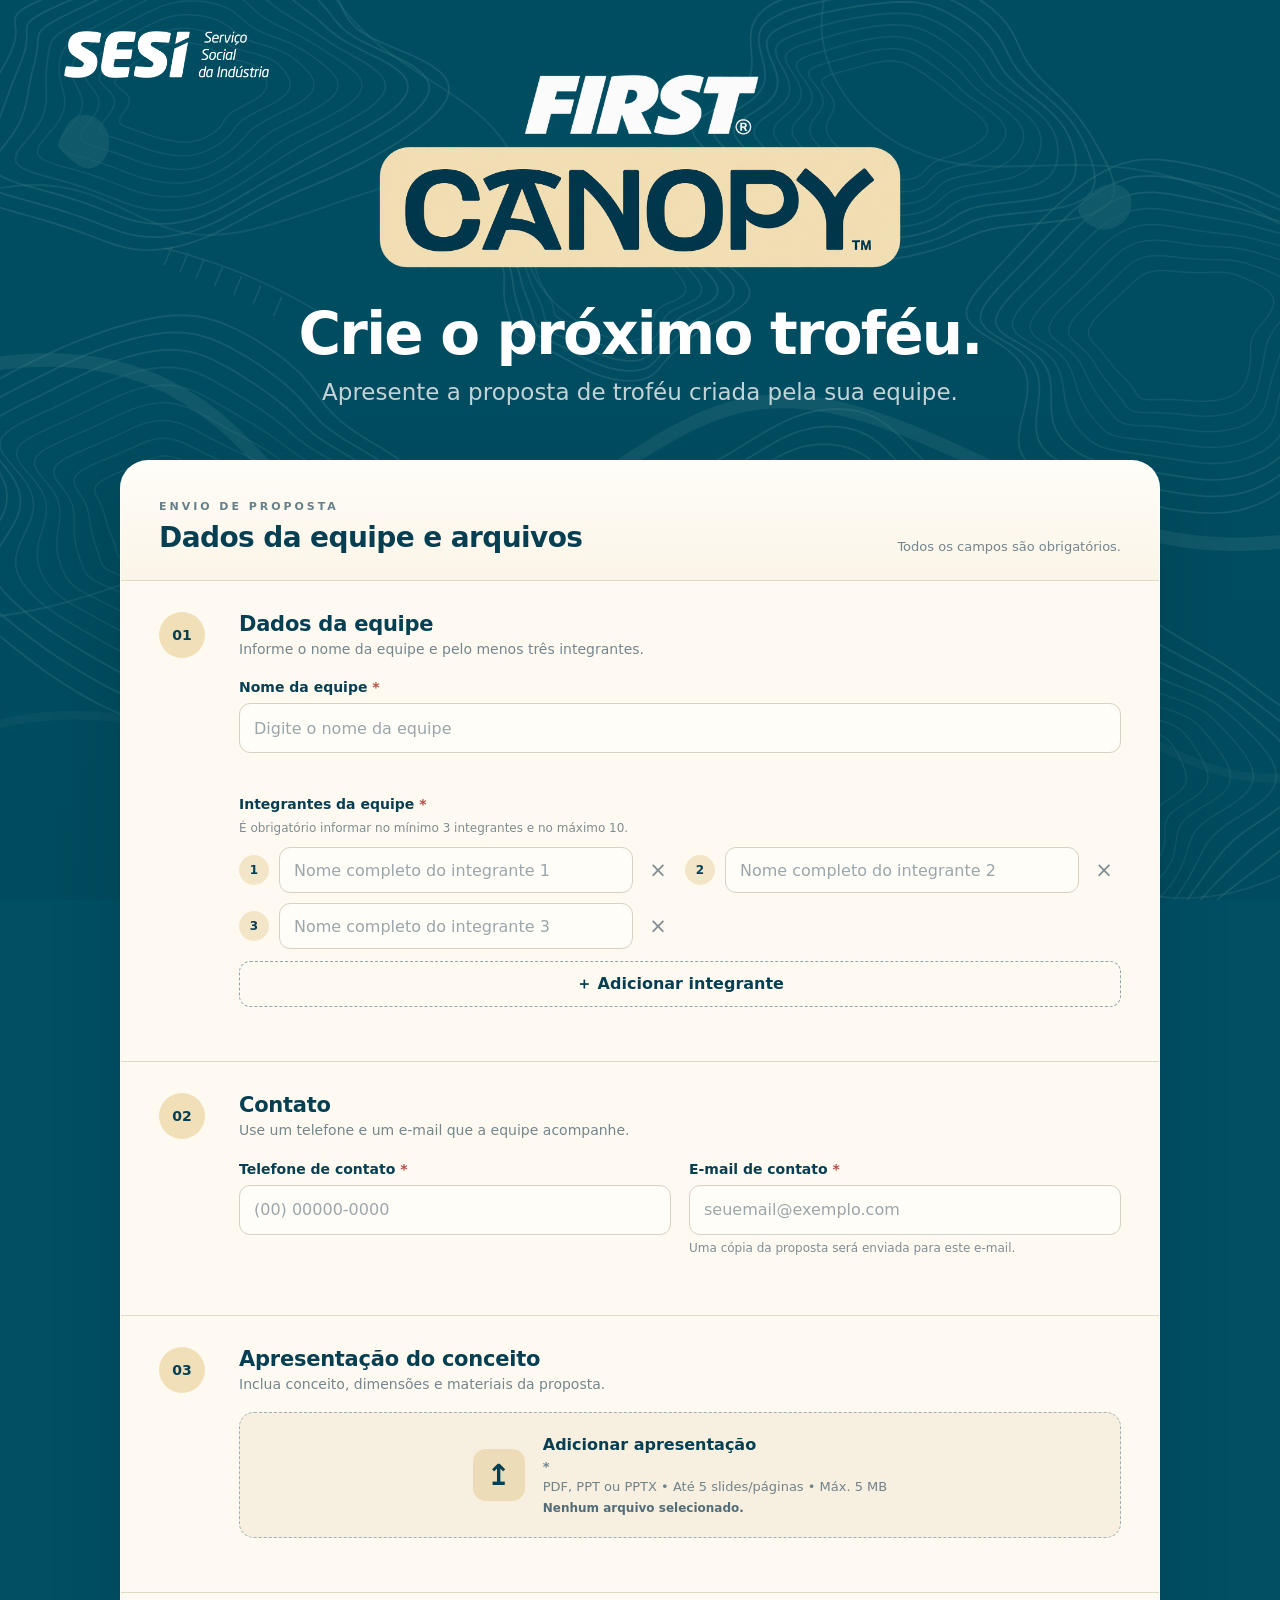
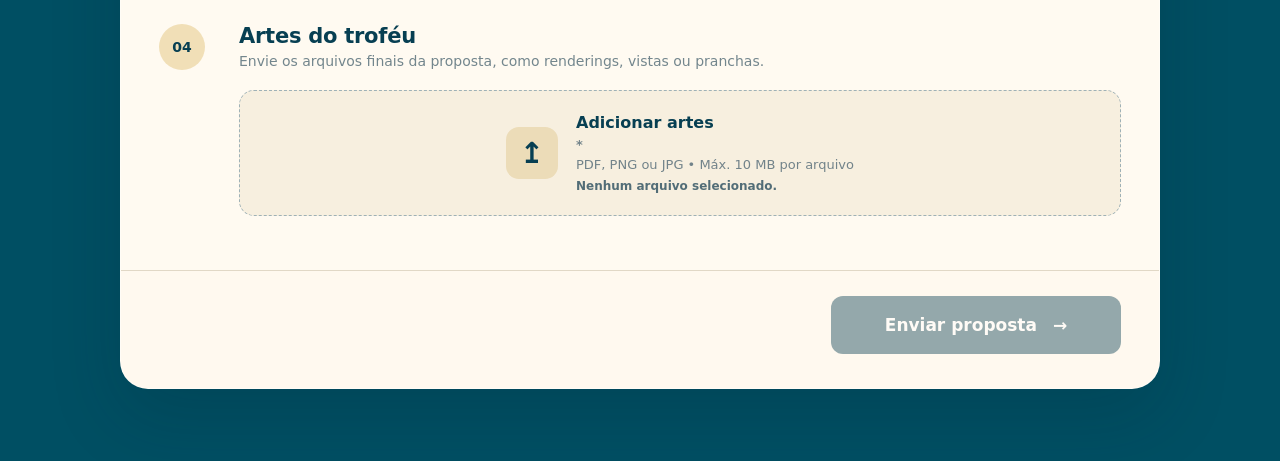
<file: index.html>
<!DOCTYPE html>

<html lang="pt-BR">
<head>
<meta charset="utf-8"/>
<meta content="width=device-width,initial-scale=1" name="viewport"/>
<meta content="#003b4e" name="theme-color"/>
<title>FIRST CANOPY — Envio de proposta</title>
<link rel="icon" type="image/svg+xml" href="assets/favicon/favicon.svg?v=1"/>
<link rel="shortcut icon" href="assets/favicon/favicon.svg?v=1"/>
<link rel="manifest" href="assets/favicon/site.webmanifest?v=1"/>
<link href="styles-v5.css?v=5.1" rel="stylesheet"/>
</head>
<body>
<div aria-hidden="true" class="topography"></div>
<header class="site-header">
<div class="sesi-wrap">
<img alt="SESI — Serviço Social da Indústria" class="sesi-logo" src="assets/sesi-logo.png"/>
</div>
<div class="first-canopy-logo" id="firstCanopyLogo">
<img alt="FIRST CANOPY" class="brand-image" src="assets/first-canopy-logo-v11.png?v=11"/>
</div>
<div class="hero-copy">
<h1>Crie o próximo troféu.</h1>
<p>Apresente a proposta de troféu criada pela sua equipe.</p>
</div>
</header>
<main class="page-shell">
<form class="proposal-card" id="proposalForm" novalidate="">
<div class="form-intro">
<div>
<span class="eyebrow">ENVIO DE PROPOSTA</span>
<h2>Dados da equipe e arquivos</h2>
</div>
<p>Todos os campos são obrigatórios.</p>
</div>
<section aria-labelledby="team-section-title" class="form-section">
<div class="section-badge">01</div>
<div class="section-content">
<div class="section-head">
<h3 id="team-section-title">Dados da equipe</h3>
<p>Informe o nome da equipe e pelo menos três integrantes.</p>
</div>
<div class="field full">
<label for="teamName">Nome da equipe <span class="required">*</span></label>
<input autocomplete="organization" class="input" id="teamName" name="teamName" placeholder="Digite o nome da equipe" required="" type="text" value=""/>

<div class="error-text" id="teamNameError"></div>
</div>
<div class="field full">
<label>Integrantes da equipe <span class="required">*</span></label>
<p class="field-note">É obrigatório informar no mínimo 3 integrantes e no máximo 10.</p>
<div class="member-list" id="memberList">
<div class="member-row">
<span class="member-index">1</span>
<input aria-label="Nome do integrante 1" class="input member-name" name="members" placeholder="Nome completo do integrante 1" required="" type="text"/>
<button aria-label="Remover integrante" class="remove-member" title="Remover integrante" type="button">×</button>
</div>
<div class="member-row">
<span class="member-index">2</span>
<input aria-label="Nome do integrante 2" class="input member-name" name="members" placeholder="Nome completo do integrante 2" required="" type="text"/>
<button aria-label="Remover integrante" class="remove-member" title="Remover integrante" type="button">×</button>
</div>
<div class="member-row">
<span class="member-index">3</span>
<input aria-label="Nome do integrante 3" class="input member-name" name="members" placeholder="Nome completo do integrante 3" required="" type="text"/>
<button aria-label="Remover integrante" class="remove-member" title="Remover integrante" type="button">×</button>
</div>
</div>
<button class="add-member" id="addMember" type="button">＋ Adicionar integrante</button>
<div class="error-text" id="membersError"></div>
</div>
</div>
</section>
<section aria-labelledby="contact-section-title" class="form-section">
<div class="section-badge">02</div>
<div class="section-content">
<div class="section-head">
<h3 id="contact-section-title">Contato</h3>
<p>Use um telefone e um e-mail que a equipe acompanhe.</p>
</div>
<div class="two-col">
<div class="field">
<label for="phone">Telefone de contato <span class="required">*</span></label>
<input autocomplete="tel" class="input" id="phone" inputmode="tel" name="phone" placeholder="(00) 00000-0000" required="" type="tel"/>
<div class="error-text" id="phoneError"></div>
</div>
<div class="field">
<label for="email">E-mail de contato <span class="required">*</span></label>
<input autocomplete="email" class="input" id="email" name="email" placeholder="seuemail@exemplo.com" required="" type="email"/>
<p class="field-note">Uma cópia da proposta será enviada para este e-mail.</p>
<div class="error-text" id="emailError"></div>
</div>
</div>
</div>
</section>
<section aria-labelledby="concept-section-title" class="form-section">
<div class="section-badge">03</div>
<div class="section-content">
<div class="section-head">
<h3 id="concept-section-title">Apresentação do conceito</h3>
<p>Inclua conceito, dimensões e materiais da proposta.</p>
</div>
<label class="upload-box" for="conceptFile" id="conceptUploadBox">
<div aria-hidden="true" class="upload-mark">↥</div>
<div class="upload-copy">
<strong>Adicionar apresentação <span class="required">*</span></strong>
<span>PDF, PPT ou PPTX • Até 5 slides/páginas • Máx. 5 MB</span>
<small id="conceptFileName">Nenhum arquivo selecionado.</small>
</div>
<input accept=".pdf,.ppt,.pptx" hidden="" id="conceptFile" name="conceptFile" required="" type="file"/>
</label>
<div class="error-text" id="conceptFileError"></div>
</div>
</section>
<section aria-labelledby="arts-section-title" class="form-section">
<div class="section-badge">04</div>
<div class="section-content">
<div class="section-head">
<h3 id="arts-section-title">Artes do troféu</h3>
<p>Envie os arquivos finais da proposta, como renderings, vistas ou pranchas.</p>
</div>
<label class="upload-box" for="artFiles" id="artsUploadBox">
<div aria-hidden="true" class="upload-mark">↥</div>
<div class="upload-copy">
<strong>Adicionar artes <span class="required">*</span></strong>
<span>PDF, PNG ou JPG • Máx. 10 MB por arquivo</span>
<small id="artFilesName">Nenhum arquivo selecionado.</small>
</div>
<input accept=".pdf,.png,.jpg,.jpeg" hidden="" id="artFiles" multiple="" name="artFiles" required="" type="file"/>
</label>
<div class="error-text" id="artFilesError"></div>
</div>
</section>
<div aria-live="polite" class="form-message" id="formMessage" role="alert"></div>
<div class="actions">
<button class="submit-button" disabled="" id="submitProposal" type="submit">
<span class="button-label">Enviar proposta</span>
<span aria-hidden="true">→</span>
</button>
</div>
</form>
</main>
<div aria-hidden="true" class="modal" id="successModal">
<div aria-labelledby="successTitle" aria-modal="true" class="modal-card" role="dialog">
<div aria-hidden="true" class="success-icon">✓</div>
<h2 id="successTitle">Proposta enviada com sucesso.</h2>
<p id="successText">A proposta foi encaminhada e uma cópia foi enviada para o e-mail informado.</p>
<button class="modal-button" id="closeSuccess" type="button">Fechar</button>
</div>
</div>
<script src="app-v5.js?v=5.1" defer></script>
</body>
</html>
</file>
<file: styles-v5.css>
:root{
  --teal:#003b4e;
  --teal-2:#00566e;
  --teal-3:#0d6b82;
  --cream:#efd9a7;
  --paper:#f9f4e8;
  --paper-2:#fffaf1;
  --ink:#073f52;
  --muted:#73868d;
  --line:#e1d8c6;
  --danger:#b64d45;
  --success:#0c6a61;
  --shadow:0 26px 70px rgba(0,34,46,.18);
}
*{box-sizing:border-box}
html{scroll-behavior:smooth}
body{
  margin:0;
  min-height:100vh;
  font-family:Inter,ui-sans-serif,system-ui,-apple-system,"Segoe UI",Arial,sans-serif;
  color:var(--ink);
  background:#004f63;
  overflow-x:hidden;
  position:relative;
  isolation:isolate;
}
button,input{font:inherit}
.topography{
  position:fixed;
  inset:0;
  z-index:-1;
  pointer-events:none;
  background:#004f63 url("assets/topography.svg") center top / cover no-repeat;
}
.topography::after{
  content:"";
  position:absolute;
  inset:0;
  background:linear-gradient(180deg,rgba(0,32,44,.04) 0%,rgba(0,32,44,.08) 100%);
}

.site-header{
  position:relative;
  min-height:465px;
  padding:30px clamp(22px,5vw,72px) 138px;
  display:flex;
  flex-direction:column;
  align-items:center;
  text-align:center;
  color:#fff;
}
.sesi-wrap{
  position:absolute;
  top:31px;
  left:clamp(22px,5vw,72px);
  width:205px;
  display:flex;
  align-items:center;
}
.sesi-logo{
  display:block;
  width:100%;
  height:auto;
  max-height:62px;
  object-fit:contain;
  object-position:left center;
}
.first-canopy-logo{
  width:min(410px,72vw);
  margin-top:10px;
  position:relative;
}
.brand-svg{
  display:block;
  width:100%;
  height:auto;
  overflow:visible;
  shape-rendering:geometricPrecision;
  text-rendering:geometricPrecision;
}
.logo-first-vector,.logo-plaque-vector,.logo-letters-vector{
  vector-effect:non-scaling-stroke;
}
.logo-fallback{
  display:block;
  width:100%;
  height:auto;
}
.hero-copy{margin-top:25px;max-width:860px}
.hero-copy h1{
  margin:0;
  font-size:clamp(36px,4.8vw,58px);
  line-height:1.03;
  letter-spacing:-1.8px;
}
.hero-copy p{
  margin:12px 0 0;
  color:#c4d3d7;
  font-size:clamp(18px,2vw,23px);
  line-height:1.35;
}

.page-shell{
  width:min(1040px,94%);
  margin:-86px auto 72px;
  position:relative;
  z-index:2;
}
.proposal-card{
  background:var(--paper-2);
  border:1px solid rgba(255,255,255,.3);
  border-radius:28px;
  box-shadow:var(--shadow);
  overflow:hidden;
}
.form-intro{
  display:flex;
  align-items:flex-end;
  justify-content:space-between;
  gap:28px;
  padding:34px 38px 26px;
  background:linear-gradient(180deg,#fffdf8 0%,#fbf5e8 100%);
  border-bottom:1px solid var(--line);
}
.form-intro .eyebrow{font-size:11px;letter-spacing:.27em;font-weight:800;color:#66808a}
.form-intro h2{margin:7px 0 0;font-size:28px;letter-spacing:-.6px}
.form-intro>p{margin:0;color:var(--muted);font-size:13px;white-space:nowrap}

.form-section{
  display:grid;
  grid-template-columns:62px 1fr;
  gap:18px;
  padding:31px 38px;
  border-bottom:1px solid var(--line);
}
.section-badge{
  width:46px;
  height:46px;
  border-radius:50%;
  display:grid;
  place-items:center;
  background:#f1dfb7;
  color:var(--ink);
  font-weight:850;
  font-size:14px;
}
.section-content{min-width:0}
.section-head h3{margin:0;font-size:21px;letter-spacing:-.25px}
.section-head p{margin:4px 0 0;color:var(--muted);font-size:14px;line-height:1.4}
.field{margin-top:20px}
.field label{display:block;margin-bottom:8px;font-size:14px;font-weight:760}
.required{color:var(--danger)}
.field-note{margin:5px 0 10px;color:#7d8d93;font-size:12px;line-height:1.4}
.input{
  width:100%;
  height:50px;
  border:1.5px solid #d7d1c4;
  border-radius:11px;
  background:#fffdf8;
  color:var(--ink);
  padding:0 14px;
  outline:none;
  transition:border-color .18s,box-shadow .18s,background .18s;
}
.input::placeholder{color:#9ba6aa}
.input:focus{border-color:var(--teal-3);box-shadow:0 0 0 3px rgba(13,107,130,.08)}
.input.invalid{border-color:var(--danger);background:#fff9f7}
.two-col{display:grid;grid-template-columns:1fr 1fr;gap:18px}
.member-list{display:grid;grid-template-columns:1fr 1fr;gap:10px}
.member-row{display:grid;grid-template-columns:32px 1fr 34px;gap:8px;align-items:center}
.member-index{
  width:30px;
  height:30px;
  border-radius:50%;
  display:grid;
  place-items:center;
  background:#f3e6c8;
  font-size:12px;
  font-weight:850;
}
.member-row .input{height:46px}
.remove-member{
  width:34px;
  height:34px;
  border:0;
  background:transparent;
  color:#7e8d92;
  border-radius:8px;
  font-size:21px;
  cursor:pointer;
}
.remove-member:hover{background:#f4eee1;color:var(--danger)}
.add-member{
  margin-top:12px;
  width:100%;
  height:46px;
  border-radius:11px;
  border:1.5px dashed #8da7af;
  background:transparent;
  color:var(--ink);
  font-weight:760;
  cursor:pointer;
}
.add-member:hover{background:#f7f0e2}
.add-member:disabled{opacity:.5;cursor:not-allowed}

.upload-box{
  margin-top:18px;
  min-height:126px;
  border:1.5px dashed #9fb1b6;
  border-radius:15px;
  background:#f7efdf;
  display:flex;
  align-items:center;
  justify-content:center;
  gap:18px;
  padding:22px;
  cursor:pointer;
  transition:background .18s,border-color .18s,transform .18s;
}
.upload-box:hover{background:#f4e8d2;border-color:#6f959f}
.upload-box.has-file{border-style:solid;border-color:#77a096;background:#edf4ec}
.upload-box.invalid{border-color:var(--danger);background:#fff5f1}
.upload-mark{
  flex:0 0 auto;
  width:52px;
  height:52px;
  border-radius:13px;
  display:grid;
  place-items:center;
  background:#ecdcb8;
  font-size:29px;
  font-weight:850;
}
.upload-copy strong{display:block;font-size:16px}
.upload-copy span{display:block;margin-top:5px;color:#72838a;font-size:13px}
.upload-copy small{display:block;margin-top:7px;color:#526d77;font-size:12px;font-weight:650;word-break:break-word}
.error-text{min-height:17px;margin-top:6px;color:var(--danger);font-size:12px;line-height:1.35}

.form-message{
  display:none;
  margin:24px 38px 0;
  padding:14px 16px;
  border-radius:12px;
  font-size:14px;
  line-height:1.4;
}
.form-message.error{display:block;background:#fff0ec;color:#8f3d36;border:1px solid #e8bcb4}
.form-message.success{display:block;background:#e9f4ef;color:#0b6158;border:1px solid #b7d8cf}
.actions{
  display:flex;
  justify-content:flex-end;
  padding:25px 38px 34px;
  background:#fff9ef;
}
.submit-button{
  min-width:290px;
  height:58px;
  border:0;
  border-radius:12px;
  background:var(--teal);
  color:#fff;
  font-size:17px;
  font-weight:820;
  display:flex;
  align-items:center;
  justify-content:center;
  gap:16px;
  cursor:pointer;
  transition:transform .15s,background .15s,opacity .15s;
}
.submit-button:not(:disabled):hover{background:#002f3f;transform:translateY(-1px)}
.submit-button:disabled{opacity:.42;cursor:not-allowed}
.submit-button.sending{opacity:.72;cursor:wait}

.modal{
  position:fixed;
  inset:0;
  z-index:50;
  display:none;
  align-items:center;
  justify-content:center;
  padding:22px;
  background:rgba(0,28,38,.68);
  backdrop-filter:blur(5px);
}
.modal.open{display:flex}
.modal-card{
  width:min(500px,100%);
  background:#fffaf0;
  border-radius:24px;
  padding:34px;
  text-align:center;
  box-shadow:var(--shadow);
}
.success-icon{
  width:58px;
  height:58px;
  border-radius:50%;
  margin:0 auto 16px;
  display:grid;
  place-items:center;
  background:#dcefe8;
  color:var(--success);
  font-size:28px;
  font-weight:900;
}
.modal-card h2{margin:0;font-size:27px}
.modal-card p{margin:10px auto 22px;color:var(--muted);line-height:1.5;max-width:390px}
.modal-button{
  width:100%;
  height:50px;
  border:0;
  border-radius:11px;
  background:var(--teal);
  color:#fff;
  font-weight:800;
  cursor:pointer;
}

@media(max-width:860px){
  .site-header{padding:28px 20px 116px;min-height:390px}
  .sesi-wrap{position:static;width:150px;align-self:flex-start;margin-bottom:10px}
  .first-canopy-logo{margin-top:0;width:min(350px,78vw)}
  .hero-copy{margin-top:20px}
  .page-shell{width:96%;margin-top:-76px}
  .form-intro{align-items:flex-start;flex-direction:column;gap:8px;padding:28px 24px 22px}
  .form-intro>p{white-space:normal}
  .form-section{grid-template-columns:1fr;padding:26px 24px}
  .section-badge{width:42px;height:42px}
  .two-col,.member-list{grid-template-columns:1fr}
  .actions{padding:20px 24px 28px}
  .submit-button{width:100%;min-width:0}
  .form-message{margin:20px 24px 0}
}
@media(max-width:520px){
  .site-header{padding-left:16px;padding-right:16px}
  .sesi-wrap{width:132px}
  .first-canopy-logo{width:min(315px,86vw)}
  .hero-copy h1{font-size:36px}
  .hero-copy p{font-size:18px}
  .page-shell{width:96.5%}
  .form-section{padding:24px 18px}
  .form-intro{padding:24px 18px 20px}
  .actions{padding:18px}
  .form-message{margin:18px 18px 0}
  .upload-box{align-items:flex-start;justify-content:flex-start}
}

@media(prefers-reduced-motion:reduce){
  html{scroll-behavior:auto}
  *,*::before,*::after{animation-duration:.001ms!important;animation-iteration-count:1!important;transition-duration:.001ms!important}
}

/* Logo animation v4 — JS-controlled, no SMIL */
.logo-letter{
  transform-box:fill-box;
  transform-origin:center;
  will-change:transform,opacity;
}
.first-canopy-logo.logo-animation-running .logo-letter{
  transition:none!important;
}
.first-canopy-logo.logo-animation-complete .logo-letter{
  opacity:1!important;
  transform:none!important;
  clip-path:none!important;
}
.logo-fallback-js{
  display:block;
  width:100%;
  height:auto;
}
.logo-fallback-js[hidden]{display:none!important}
@media(prefers-reduced-motion:reduce){
  .first-canopy-logo .logo-letter{opacity:1!important;transform:none!important;clip-path:none!important}
}

/* v5 logo animation: isolated, cache-busted and driven by Web Animations API */
#firstCanopyLogo .logo-letter{
  transform-box:fill-box;
  transform-origin:center center;
  will-change:transform,opacity;
}
#firstCanopyLogo.logo-animation-running .logo-letter{
  transition:none!important;
}
#firstCanopyLogo.logo-animation-complete .logo-letter{
  opacity:1!important;
  transform:none!important;
}
/* Do not zero-out Web Animations API here; JS provides a shorter visible reduced-motion reveal. */
@media (prefers-reduced-motion: reduce){
  #firstCanopyLogo .logo-letter{transition:none!important}
}


/* v6 static logo */
.first-canopy-logo{
  width:min(560px,78vw);
  margin-top:10px;
  position:relative;
  overflow:visible;
}
.brand-image{
  display:block;
  width:100%;
  height:auto;
  object-fit:contain;
}
@media(max-width:860px){
  .first-canopy-logo{width:min(420px,82vw)}
}
@media(max-width:520px){
  .first-canopy-logo{width:min(340px,90vw)}
}
</file>
